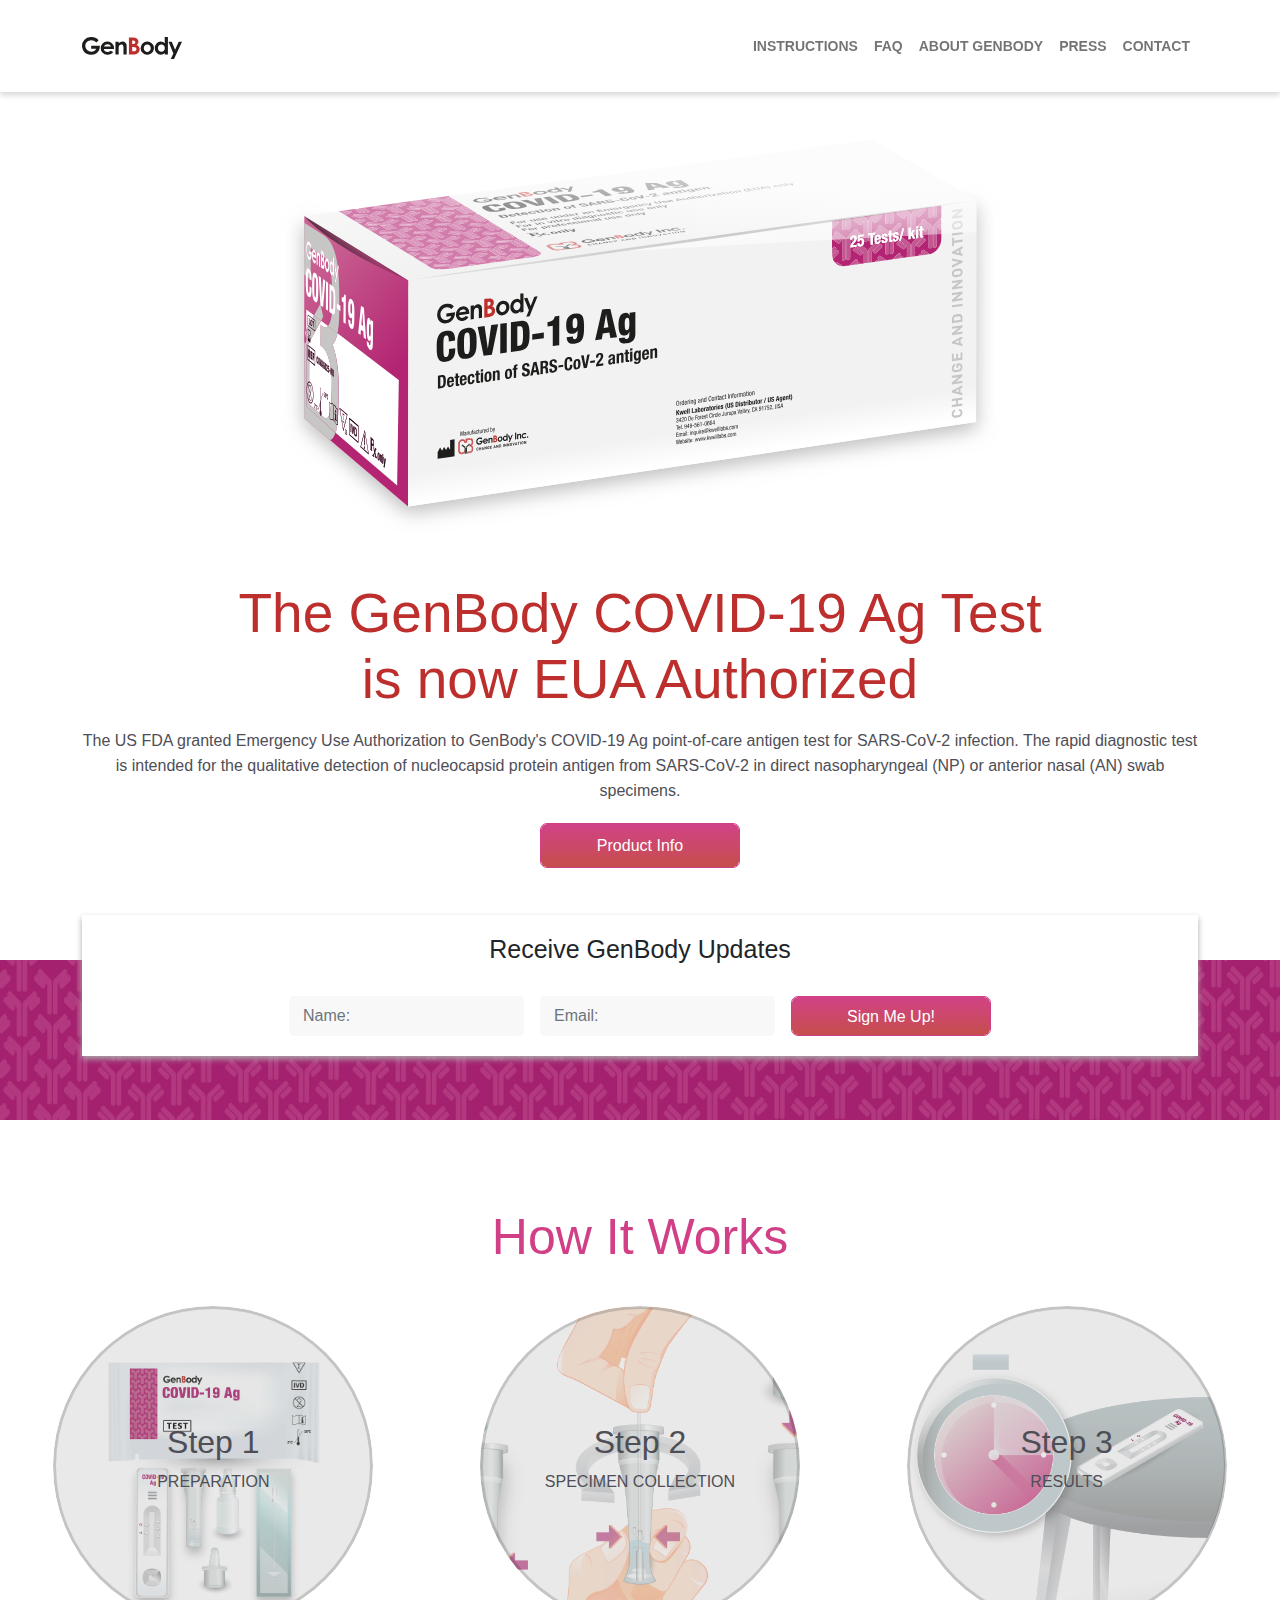
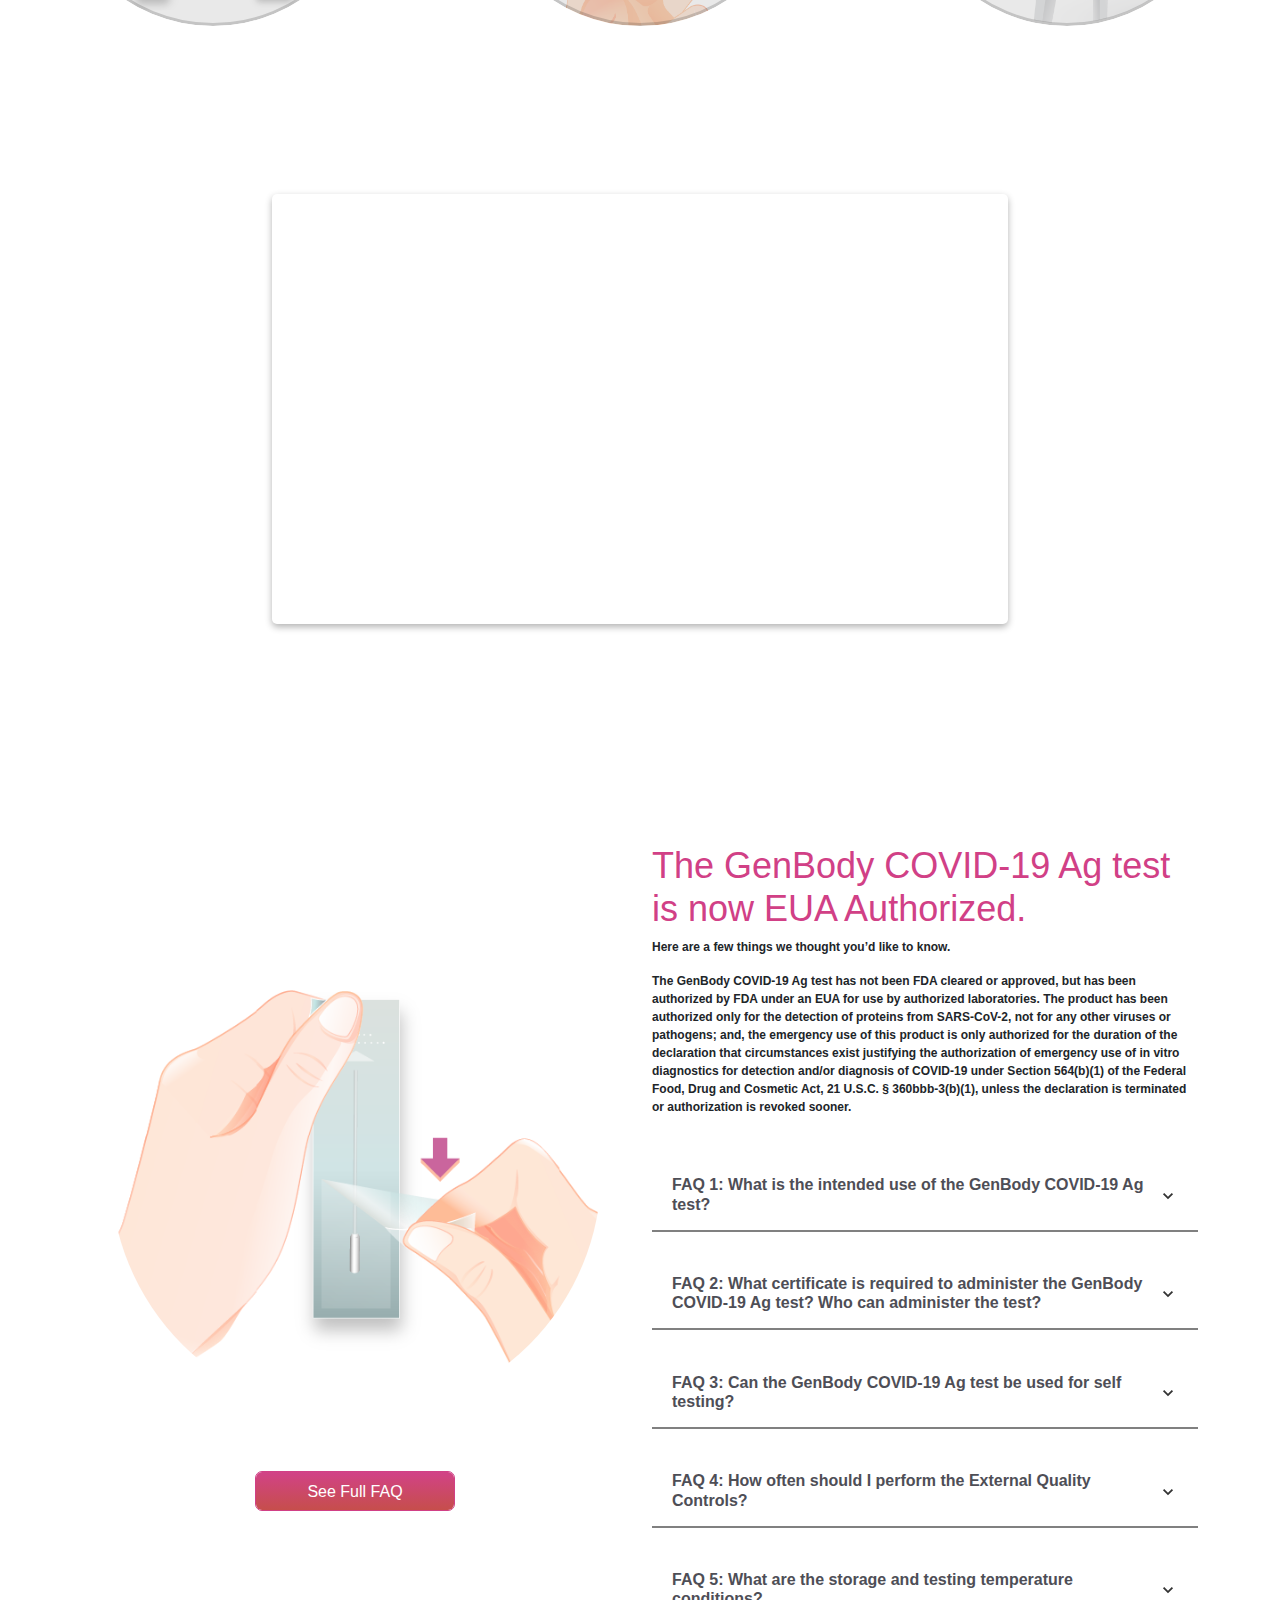
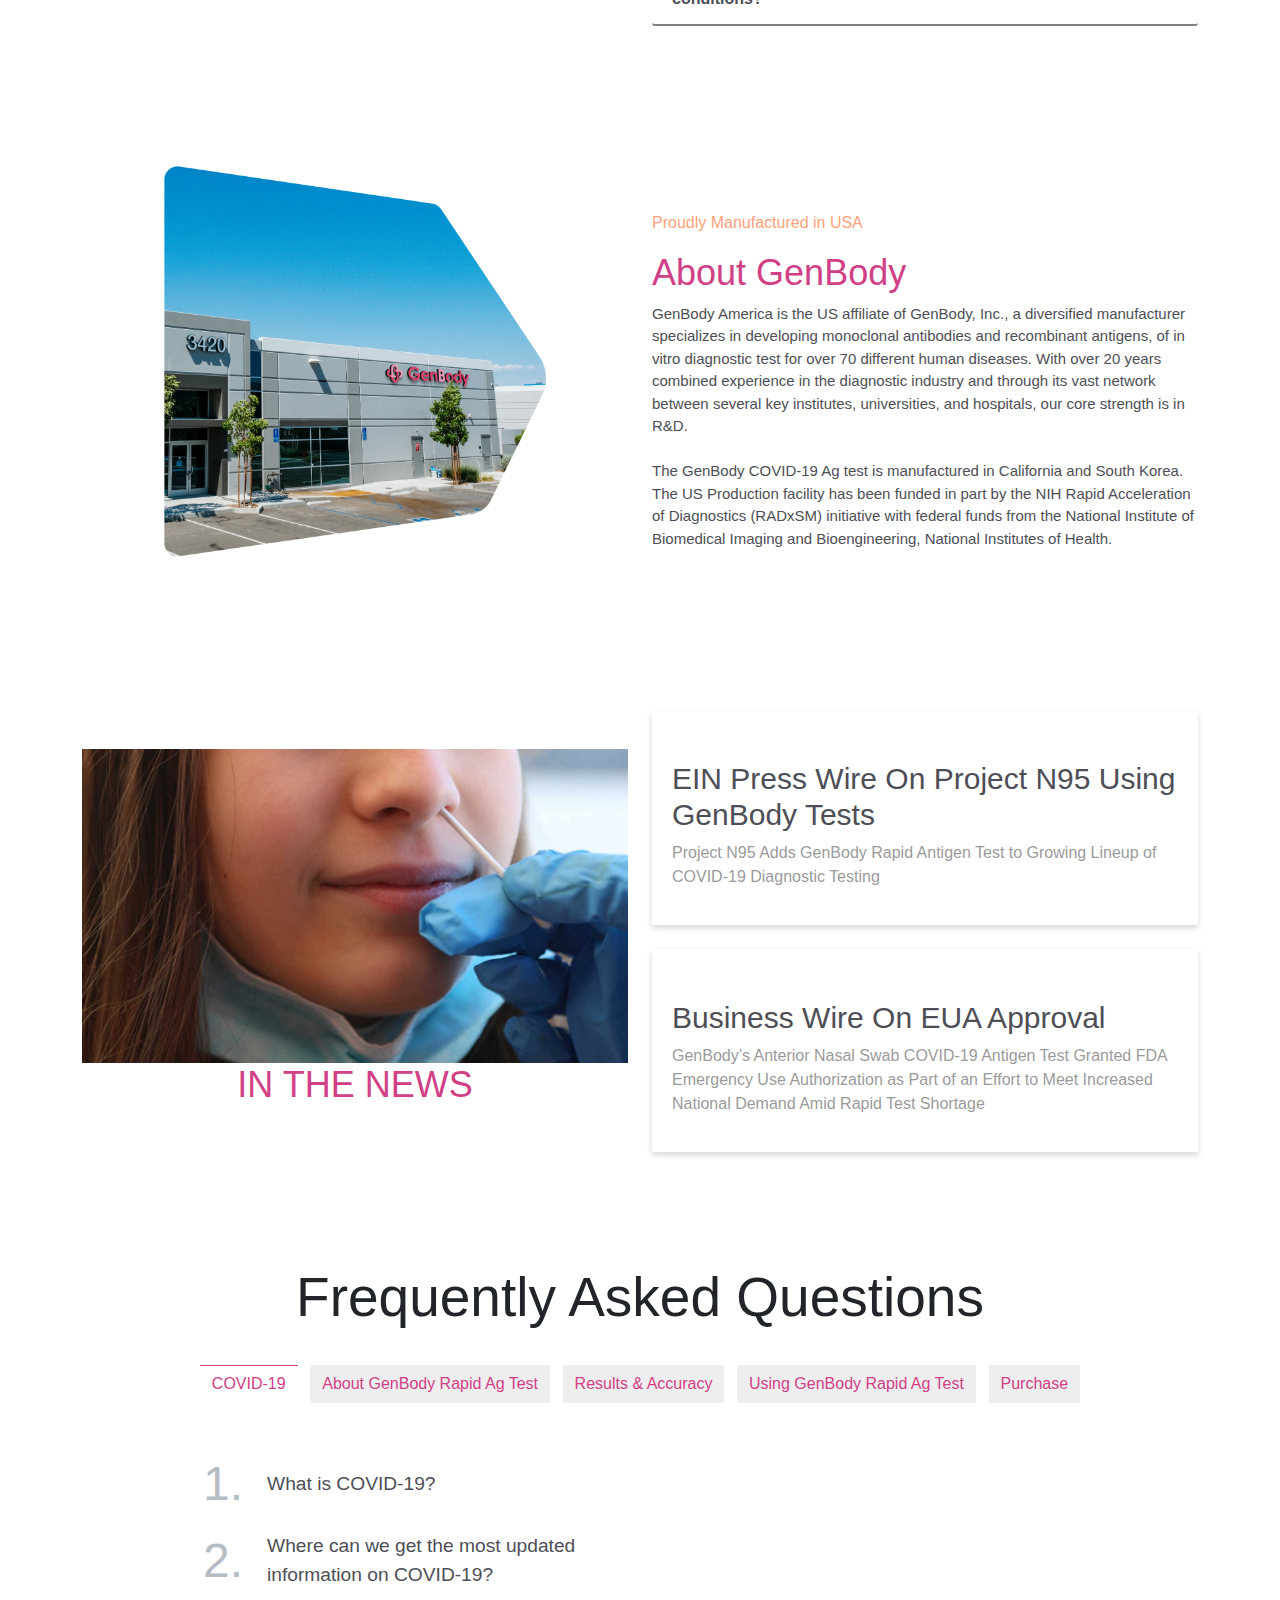
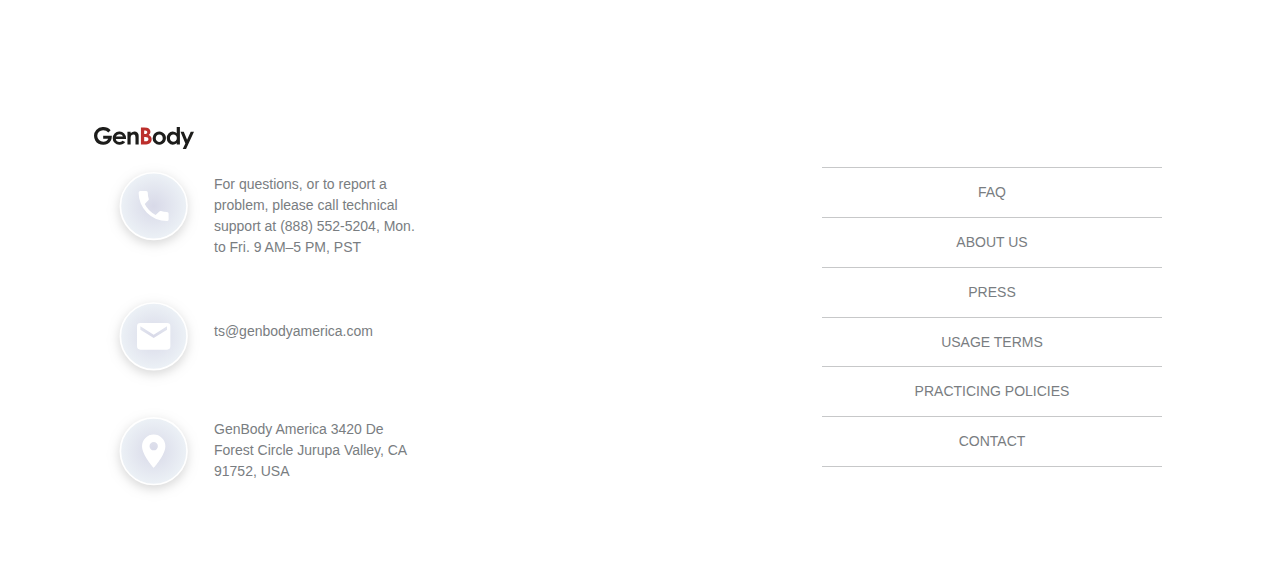
<file: GenBodyAmerica_New.html>
<!DOCTYPE html>
<html lang="en">
  <head>
    <!-- Required meta tags -->
    <meta charset="utf-8" />
    <meta
      name="viewport"
      content="width=device-width, initial-scale=1, shrink-to-fit=no"
    />
    <title>Genbody America</title>

    <!-- Favicon -->
    <link rel="icon" type="image/x-icon" href="images/favicon.png" />
    <!-- Bootstrap CSS -->
    <link rel="stylesheet" href="V2/css/bootstrap.min.css" />
    <!-- Custome CSS -->
    <link rel="stylesheet" href="V2/css/landing_page.css" />
    <!-- Font Awsome -->
    <link rel="stylesheet" href="https://cdnjs.cloudflare.com/ajax/libs/font-awesome/5.15.3/css/all.min.css" integrity="sha512-iBBXm8fW90+nuLcSKlbmrPcLa0OT92xO1BIsZ+ywDWZCvqsWgccV3gFoRBv0z+8dLJgyAHIhR35VZc2oM/gI1w==" crossorigin="anonymous" referrerpolicy="no-referrer" />
    
    
  </head>
  <body>
    <!--Header Start -->
 
    <nav class="navbar navbar-expand-lg navbar-light bg-light" >
      <div class="container">
        <a class="navbar-brand" href="#"><img src="V2/assests/Logo.svg" width="100px"></a>
        <button class="navbar-toggler" type="button" data-bs-toggle="collapse" data-bs-target="#navbarNav" aria-controls="navbarNav" aria-expanded="false" aria-label="Toggle navigation">
          <span class="navbar-toggler-icon"></span>
        </button>
         <div class="collapse navbar-collapse  justify-content-end " id="navbarNav">
          <ul class="navbar-nav ml-auto">
            <li class="nav-item">
              <a class="nav-link"  href="#INSTRUCTIONS">INSTRUCTIONS</a>
            </li>
        
            <li class="nav-item">
              <a class="nav-link" href="#FAQ">FAQ</a>
            </li>
            <li class="nav-item">
              <a class="nav-link" href="#ABOUT">ABOUT GENBODY</a>
            </li>
            <li class="nav-item">
              <a class="nav-link " href="#PRESS" >PRESS</a>
            </li>
            <li class="nav-item">
              <a class="nav-link " href="#CONTACT" >CONTACT</a>
            </li>
          </ul>
        </div>
      </div>
    </nav>
   
    <div id="INSTRUCTIONS" class="box d-flex align-items-center flex-column mb-5">
      <img src="V2/assests/box.svg" alt="box" />
      <p class="text-center">
        The GenBody COVID-19 Ag Test<br>
         is now EUA Authorized

      </p>
      <span class="text-center">The US FDA granted Emergency Use Authorization to GenBody's COVID-19 Ag point-of-care antigen test for SARS-CoV-2 infection. The rapid diagnostic test is intended for the qualitative detection of nucleocapsid protein antigen from SARS-CoV-2 in direct nasopharyngeal (NP) or anterior nasal (AN) swab specimens.</span
      >
      <button class="button" data-bs-toggle="modal" data-bs-target="#modal_1" >Product Info</button>
    </div>

    <br>
    <div class="Updates">
      <img  src="V2/assests/bg-01.jpg" width="100%" height="160px" />
    </div>
   

        <div class="section">
          <div class="container">
            <div class="info">
               <h3 class="text-center" id='box-text'>Receive GenBody Updates</h3>
               <br/>
                    <div class="col-md-8 offset-md-2">
                      <form class="row g-3 justify-content-center">
                        <div class="col-auto">
                          <label for="inputPassword2" class="visually-hidden">Name:</label>
                          <input type="text" class="form-control"  placeholder="Name:">
                        </div>
                        <div class="col-auto">
                          <label for="inputPassword2" class="visually-hidden">Password</label>
                          <input type="email" class="form-control" placeholder="Email:">
                        </div>
                        <div class="col-auto">
                          <button  class="signin">Sign Me Up!</button>
                        </div>
                      </form>
                    </div>
            </div>
          </div>
        </div>

        <br>

        <div class="work">
          <h1 class="text-center" id='work-text'>How It Works</h1>
        </div>
         <br/> <br/>
        <div class="conainer">
         
          <div class="row" style="--bs-gutter-x:0">
               <div class="col-lg-4 col-sm-12 text-center mb-4" onclick="selectModalContent(1)" data-bs-toggle="modal" data-bs-target="#myModal">
                <div class="test">
                  <img class="image" src="V2/assests/step-kit.svg" alt="">
                 
                   
                    <div class="text">
                      <h2>Step 1</h2>
                      <p>PREPARATION</p>
                    </div>
                
                 
                </div>
               </div>
               <div class="col-lg-4 col-sm-12 text-center mb-4" onclick="selectModalContent(2)" data-bs-toggle="modal" data-bs-target="#myModal">
                <div class="test">
                  <img class="image"  src="V2/assests/graphic-solution.svg" alt="">
                 
                  <div class="text">
                    <h2>Step 2</h2>
                    <p>SPECIMEN COLLECTION</p>
                  </div>
                </div>
              
              </div>
              <div class="col-lg-4 col-sm-12 text-center" onclick="selectModalContent(3)" data-bs-toggle="modal" data-bs-target="#myModal">
                <div class="test text-center">
                  
                    <img class="image" src="V2/assests/step-timer-wait.svg" alt="">
                    <div class="text">
                      <h2>Step 3</h2>
                      <P>RESULTS</P>
                    </div>
                   
                  </div>
                 
                </div>
            
              </div>
         
          </div>
        </div>
       
      <div class="video">
        <div class="container">
          <div class="row">
            <div class="col-md-8 offset-md-2">
              <!-- <video width="100%" height="100%"  controls>
                <source src="https://drive.google.com/file/d/1UzoTjA_um18qzir0NSv2CjrId8ROKtrU/view?usp=sharing" type="video/mp4">
             
                Your browser does not support the video tag.
              </video>   -->
   <!-- <iframe class="video-player" width="100%" height="430" src="https://youtu.be/AR4xttApzGg">
</iframe> -->
<iframe class="video-player" width="100%" height="430" src="https://www.youtube.com/embed/AR4xttApzGg?rel=0&amp;controls=0&amp&amp;showinfo=0&amp;modestbranding=1" frameborder="0""  ></iframe>
            </div>
          </div>
        </div>
      </div>
      
    <div id="FAQ" class="FAQ" style="background-image: url('V2/assests/white-01.jpg')">
        <div class="container">
          <div class="row">
            <div class="col-md-6 text-center">
              <img class="top-faq-image" src="V2/assests/step-open-swab.svg"  id="top-faq-image" alt="box" /><br><br>
               <a href="#FullFAQ">   <button class="signin mt-4" >See Full FAQ</button></a>
              <br><br> 
            </div>
            <div class="col-md-6" style="margin-top: 5%;margin-bottom: 5%;">
              <h2 style="font-size:36px">The GenBody COVID-19 Ag test is now EUA Authorized.</h2>
              <p>Here are a few things we thought you’d like to know.</p>

              <p><p>The GenBody COVID-19 Ag test has not been FDA cleared or approved, but has been authorized by FDA under an EUA for use by authorized laboratories. The product has been authorized only for the detection of proteins from SARS-CoV-2, not for any other viruses or pathogens; and, the emergency use of this product is only authorized for the duration of the declaration that circumstances exist justifying the authorization of emergency use of in vitro diagnostics for detection and/or diagnosis of COVID-19 under Section 564(b)(1) of the Federal Food, Drug and Cosmetic Act, 21 U.S.C. § 360bbb-3(b)(1), unless the declaration is terminated or authorization is revoked sooner.</p> </p>
              
              <div class="accordion " id="accordionExample">
                <div class="accordion-item "   >
                  <h2 class="accordion-header" id="headingOne">
                    <button onclick="selectTopFaqImageUrl(1)"  style="font-weight: bold; font-size: 16px; color: #4E4E56;" class="accordion-button collapsed" type="button" data-bs-toggle="collapse" data-bs-target="#collapseOne" aria-expanded="false" aria-controls="collapseOne">
                      FAQ 1: What is the intended use of the GenBody COVID-19 Ag test?
                   </button>
                  </h2>
                  <div id="collapseOne" class="accordion-collapse collapse " aria-labelledby="headingOne" data-bs-parent="#accordionExample">
                    <div style="color:#8a8989;" class="accordion-body">
                      The GenBody COVID-19 Ag is an immunochromatographic rapid diagnostic test (RDT) intended for the qualitative detection of nucleocapsid protein antigen from SARS-CoV-2 in direct nasopharyngeal (NP) or anterior nasal (AN) swab specimens from individuals who are suspected of COVID-19 by their healthcare provider within the first six days of symptom onset.
                    </div>
                  </div>
                </div>
              
                
              
                <div class="accordion-item">
                  <h2 class="accordion-header" id="headingTwo">
                    <button onclick="selectTopFaqImageUrl(2)"    style="font-weight: bold; font-size: 16px; color: #4E4E56;" class="accordion-button collapsed" type="button" data-bs-toggle="collapse" data-bs-target="#collapseTwo" aria-expanded="false" aria-controls="collapseTwo">
                      FAQ 2: What certificate is required to administer the GenBody COVID-19 Ag test? Who can administer the test?
                    </button>
                  </h2>
                  <div id="collapseTwo" class="accordion-collapse collapse" aria-labelledby="headingTwo" data-bs-parent="#accordionExample">
                    <div style="color:#8a8989;" class="accordion-body">
                      The only certificate the administering healthcare provider is required to have is the CLIA Certificate of Waiver. Anyone who is associated with the CLIA Waiver holder (and minimally trained??) can administer the test. There is no mandatory operator certificate involved with our test kits.
                    </div>
                  </div>
                </div>
               
                
                <div class="accordion-item">
                  <h2 class="accordion-header" id="headingThree">
                    <button onclick="selectTopFaqImageUrl(3)"    style="font-weight: bold; font-size: 16px; color: #4E4E56;" class="accordion-button collapsed" type="button" data-bs-toggle="collapse" data-bs-target="#collapseThree" aria-expanded="false" aria-controls="collapseThree">
                      FAQ 3: Can the GenBody COVID-19 Ag test be used for self testing?
                   
                    </button>
                  </h2>
                  <div id="collapseThree" class="accordion-collapse collapse" aria-labelledby="headingThree" data-bs-parent="#accordionExample">
                    <div style="color:#8a8989;" class="accordion-body">
                      No, our test is FDA authorized under EUA only for Point of Care sites for professional use. There must be an operator to administer the test on a patient.
                    </div>
                  </div>
                </div>
            
               
                <div class="accordion-item">
                  <h2 class="accordion-header" id="headingFour">
                    <button onclick="selectTopFaqImageUrl(4)"    style="font-weight: bold; font-size: 16px; color: #4E4E56;" class="accordion-button collapsed" type="button" data-bs-toggle="collapse" data-bs-target="#collapseFour" aria-expanded="false" aria-controls="collapseFour">
                      FAQ 4: How often should I perform the External Quality Controls?
                    </button>
                  </h2>
                  <div id="collapseFour" class="accordion-collapse collapse" aria-labelledby="headingFour" data-bs-parent="#accordionExample">
                    <div style="color:#8a8989;" class="accordion-body">
                      It is recommended that external control testing be performed with each new operator and before using a new lot or shipment of GenBody COVID-19 Ag kits to confirm the expected Quality Control (QC) results. The frequency of additional QC tests should be determined according to your laboratory's standard QC procedures and local, State and Federal regulations or accreditation requirements.
                    </div>
                  </div>
                </div>
              
                <div class="accordion-item">
                  <h2 class="accordion-header" id="headingFive">
                    <button  onclick="selectTopFaqImageUrl(5)"   style="font-weight: bold; font-size: 16px; color: #4E4E56;" class="accordion-button collapsed" type="button" data-bs-toggle="collapse" data-bs-target="#collapseFive" aria-expanded="false" aria-controls="collapseFive">
                      FAQ 5: What are the storage and testing temperature conditions?
                    </button>
                  </h2>
                  <div id="collapseFive" class="accordion-collapse collapse" aria-labelledby="headingFive" data-bs-parent="#accordionExample">
                    <div style="color:#8a8989;" class="accordion-body">
                      The GenBody COVID-19 Ag test can be stored in 2°-30°C (35.6°-86°F). Before test administration and quality control testing, let the test materials equilibrate to room temperature at 15°-30°C (59°-86°F). Do not expose the test devices and extraction solutions to temperatures outside of room temperature during testing.
                    </div>
                  </div>
                </div>
                
              </div>
              
              
            <!-- <div class="faq-container">
        
                <div class="faq">
                    <p class="faq-title">
                      FAQ Question 1 Lorem ipsum dolor sit amet, consectetur adipiscing elit Lorem ipsum dolor sit amet, consectetur adipiscing elit
                    </p>
                    <p class="faq-text">
                        Composer est un outil mis en place pour la communauté des développeurs de PHP. A l’image de « npm » pour nodejs ou « bundler » pour ruby, il sert de gestionnaire de dépendance entre applications et librairies.
        
                        De façon plus précise, Composer permet de gérer pour chaque projet, la liste des modules et bibliothèques nécessaires à son fonctionnement ainsi que leurs versions. Il est utilisable via la console en ligne de commande. De plus, il permet de mettre en place un système d’autoload pour les bibliothèques compatibles.
                    </p>
                    <button class="faq-toggle">
                       <i class="fas fa-chevron-down" ></i>
                       <i class="fas fa-chevron-up" style="color: #D14086;" ></i>  
                    </button>
                </div>
        
                <div class="faq">
                  <p class="faq-title">
                    FAQ Question 2 Lorem ipsum dolor sit amet, consectetur adipiscing elit Lorem ipsum dolor sit amet, consectetur adipiscing elit
                  </p>
                  <p class="faq-text">
                      Composer est un outil mis en place pour la communauté des développeurs de PHP. A l’image de « npm » pour nodejs ou « bundler » pour ruby, il sert de gestionnaire de dépendance entre applications et librairies.
      
                      De façon plus précise, Composer permet de gérer pour chaque projet, la liste des modules et bibliothèques nécessaires à son fonctionnement ainsi que leurs versions. Il est utilisable via la console en ligne de commande. De plus, il permet de mettre en place un système d’autoload pour les bibliothèques compatibles.
                  </p>
                  <button class="faq-toggle">
                     <i class="fas fa-chevron-down" ></i>
                     <i class="fas fa-chevron-up" style="color: #D14086;"></i>
                  </button>
              </div>
              <div class="faq">
                <p class="faq-title">
                  FAQ Question 3 Lorem ipsum dolor sit amet, consectetur adipiscing elit Lorem ipsum dolor sit amet, consectetur adipiscing elit
                </p>
                <p class="faq-text">
                    Composer est un outil mis en place pour la communauté des développeurs de PHP. A l’image de « npm » pour nodejs ou « bundler » pour ruby, il sert de gestionnaire de dépendance entre applications et librairies.
    
                    De façon plus précise, Composer permet de gérer pour chaque projet, la liste des modules et bibliothèques nécessaires à son fonctionnement ainsi que leurs versions. Il est utilisable via la console en ligne de commande. De plus, il permet de mettre en place un système d’autoload pour les bibliothèques compatibles.
                </p>
                <button class="faq-toggle">
                   <i class="fas fa-chevron-down" ></i>
                   <i class="fas fa-chevron-up" style="color: #D14086;"></i>  
                </button>
            </div>

            <div class="faq">
              <p class="faq-title">
                FAQ Question 4 Lorem ipsum dolor sit amet, consectetur adipiscing elit Lorem ipsum dolor sit amet, consectetur adipiscing elit
              </p>
              <p class="faq-text">
                  Composer est un outil mis en place pour la communauté des développeurs de PHP. A l’image de « npm » pour nodejs ou « bundler » pour ruby, il sert de gestionnaire de dépendance entre applications et librairies.
  
                  De façon plus précise, Composer permet de gérer pour chaque projet, la liste des modules et bibliothèques nécessaires à son fonctionnement ainsi que leurs versions. Il est utilisable via la console en ligne de commande. De plus, il permet de mettre en place un système d’autoload pour les bibliothèques compatibles.
              </p>
              <button class="faq-toggle">
                 <i class="fas fa-chevron-down" ></i>
                 <i class="fas fa-chevron-up" style="color: #D14086;"></i>  
              </button>
          </div>

          <div class="faq">
            <p class="faq-title">
              FAQ Question 5 Lorem ipsum dolor sit amet, consectetur adipiscing elit Lorem ipsum dolor sit amet, consectetur adipiscing elit
            </p>
            <p class="faq-text">
                Composer est un outil mis en place pour la communauté des développeurs de PHP. A l’image de « npm » pour nodejs ou « bundler » pour ruby, il sert de gestionnaire de dépendance entre applications et librairies.
                De façon plus précise, Composer permet de gérer pour chaque projet, la liste des modules et bibliothèques nécessaires à son fonctionnement ainsi que leurs versions. Il est utilisable via la console en ligne de commande. De plus, il permet de mettre en place un système d’autoload pour les bibliothèques compatibles.
            </p>
            <button class="faq-toggle">
               <i class="fas fa-chevron-down" ></i>
               <i class="fas fa-chevron-up" style="color: #D14086;"></i>  
            </button>
          </div>
            </div> -->  
            </div>
           
          </div>
        </div>
      </div>

      <div id="ABOUT" class="About">
        <div class="container">
          <div class="row">
            <div class="col-md-6 text-center">
              <img style="margin-top: -46px;" src="V2/assests/about-us-image.png" width="70%"/>
            </div>
            <div class="col-md-6">
              <p style="color: #FFA27B;font-size: 16px;">Proudly Manufactured in USA</p>
              <h2 style="font-size: 36px;">About GenBody</h2>
              <p style="font-size: 15px;color: #4E4E56;">GenBody America is the US affiliate of GenBody, Inc., a diversified manufacturer specializes in developing monoclonal antibodies and recombinant antigens, of in vitro diagnostic test for over 70 different human diseases. With over 20 years combined experience in the diagnostic industry and through its vast network between several key institutes, universities, and hospitals, our core strength is in R&D. 
                <br><br>
                The GenBody COVID-19 Ag test is manufactured in California and South Korea. The US Production facility has been funded in part by the NIH Rapid Acceleration of Diagnostics (RADxSM) initiative with federal funds from the National Institute of Biomedical Imaging and Bioengineering, National Institutes of Health.</p>
            </div>
          </div>
        </div>
      </div>

      <div id="PRESS" class="news" style="background-image: url('V2/assests/white-01.jpg');">
        <div class="container">
          <div class="row d-flex align-items-center" >
            <div class="col-md-6 text-center" >
              <img style=" margin-top: 15%;" width="100%" src="V2/assests/faq_assets/kids-1280x736.jpg" alt="box" />
              <h2 style="font-size: 36px;">IN THE NEWS</h2>
            </div>
           
            <div class="col-md-6" style=" margin-top: 5%;">
          <br>
            <div  class="row" >
              <div  class="col-md-12 "> 
              <a href="https://www.einpresswire.com/article/550798098/project-n95-adds-genbody-rapid-antigen-test-to-growing-lineup-of-covid-19-diagnostic-testing" target="_blank">
                 <div class="protect">
                 <h3>EIN Press Wire On Project N95 Using GenBody Tests</h3>
                 <p>Project N95 Adds GenBody Rapid Antigen Test to Growing Lineup of COVID-19 Diagnostic Testing</p>
                 <div class="d-flex justify-content-end"><i class='fas fa-arrow-alt-circle-right' style='font-size:48px;'></i></div>
               </div> </a>
              </div>
             
            </div>
          
               <br>
            <div  class="row"  >
              <div  class="col-md-12">
                <a href="https://www.businesswire.com/news/home/20211104005446/en/GenBody%E2%80%99s-Anterior-Nasal-Swab-COVID-19-Antigen-Test-Granted-FDA-Emergency-Use-Authorization-as-Part-of-an-Effort-to-Meet-Increased-National-Demand-Amid-Rapid-Test-Shortage" target="_blank"><div class="protect">
                  <h3>Business Wire On EUA Approval</h3>
                  <p>GenBody’s Anterior Nasal Swab COVID-19 Antigen Test Granted FDA Emergency Use Authorization as Part of an Effort to Meet Increased National Demand Amid Rapid Test Shortage</p>
               <div class="d-flex justify-content-end">   <i class='fas fa-arrow-alt-circle-right' style='font-size:48px;'></i></div>
                </div></a>
              </div>
             
            </div>
            </div>   
            </div>
          </div>
        </div>

      <br>  <br>
     <div id="FullFAQ" class="question">
         <h3  style="font-weight: 300;font-size:55px;" class="text-center">Frequently Asked Questions</h3>
     </div>
     <br/>
     
    <div class="container  justify-content-center d-flex flex-column align-items-center">
      <div class="faq-tabs-nav">
                            <a href="#covid-19-information" data-hash="covid-19-information" class="dont-redirect active"  data-tab-trigger="0">COVID-19</a>
                            <a href="#about-inteliswab" data-hash="about-inteliswab" class="dont-redirect "  data-tab-trigger="1">About GenBody Rapid Ag Test</a>
                            <a href="#results-accuracy" data-hash="results-accuracy" class="dont-redirect"  data-tab-trigger="2">Results &amp; Accuracy</a>
                            <a href="#using-inteliswab" data-hash="using-inteliswab" class="dont-redirect"  data-tab-trigger="3">Using GenBody Rapid Ag Test</a>
                            <a href="#professional-clinical-users" data-hash="professional-clinical-users" class="dont-redirect"  data-tab-trigger="4">Purchase</a>
                    </div>
       <div class="row col-lg-10 faqs faq-active   "  data-tab-content="0">

          <div class="col-lg-6 col-sm-12 ">
           
            <ol class="ol">
              <li><a data-bs-toggle="modal" data-bs-target="#faqModal" onclick="selectFaqModalContent(1)"> What is COVID-19? <br></a></li>
              <li><a data-bs-toggle="modal" data-bs-target="#faqModal" onclick="selectFaqModalContent(2)"> Where can we get the most updated information on COVID-19?</a></li>

            </ol>
          </div>
          <div class="col-lg-6 col-sm-12 ">
            <ol class="continue ">
              
            
            </ol>
          </div>
        
    </div>
      <div class="row faqs col-lg-10   "  data-tab-content="1">

          <div class="col-lg-6 col-sm-12">
           
            <ol class="ol">
              <li><a data-bs-toggle="modal" data-bs-target="#faqModal" onclick="selectFaqModalContent(3)">Does the test detect new SARS-CoV-2 Variants?</a></li>
              <li><a data-bs-toggle="modal" data-bs-target="#faqModal" onclick="selectFaqModalContent(4)"> What are known potential risks for using the tests?</a></li>
              <li><a data-bs-toggle="modal" data-bs-target="#faqModal" onclick="selectFaqModalContent(5)"> What is serial testing?</a></li>
              <li><a data-bs-toggle="modal" data-bs-target="#faqModal" onclick="selectFaqModalContent(6)">What is the difference between antigen tests and other COVID-19 tests?</a></li>
              <li><a data-bs-toggle="modal" data-bs-target="#faqModal" onclick="selectFaqModalContent(7)">Is this test FDA-approved or cleared?</a></li>
            </ol>
          </div>
          <div class="col-lg-6 col-sm-12">
             <ol class="continue"  >
              <li><a data-bs-toggle="modal" data-bs-target="#faqModal" onclick="selectFaqModalContent(8)"> What are the approved alternatives?</a></li>
              <li><a data-bs-toggle="modal" data-bs-target="#faqModal" onclick="selectFaqModalContent(9)"> How many times should the patient be tested to ensure accuracy?</a></li>
              <li><a data-bs-toggle="modal" data-bs-target="#faqModal" onclick="selectFaqModalContent(10)"> Is the test reusable?</a></li>
              
              
            </ol>
          </div>
        
    </div>
      <div class="row faqs col-lg-10   "  data-tab-content="2">

          <div class="col-lg-6 col-sm-12">
           
            <ol class="ol">
              <li><a data-bs-toggle="modal" data-bs-target="#faqModal" onclick="selectFaqModalContent(12)"> How accurate is GenBody Antigen Rapid Test?</a></li>
              <li><a data-bs-toggle="modal" data-bs-target="#faqModal" onclick="selectFaqModalContent(13)"> What do I do if I have a positive result?</a></li>
              <li><a data-bs-toggle="modal" data-bs-target="#faqModal" onclick="selectFaqModalContent(14)">What do I do next if I have a negative test result?</a></li>
              
            </ol>
          </div>
          <div class="col-lg-6 col-sm-12">
             <ol class="continue"  >
              
            </ol>
          </div>
        
    </div>
  <div class="row faqs col-lg-10   "  data-tab-content="3">

          <div class="col-lg-6 col-sm-12">
           
            <ol class="ol">
              <li><a data-bs-toggle="modal" data-bs-target="#faqModal" onclick="selectFaqModalContent(15)"> Where can I find the instructions for GenBody Antigen Rapid Tests?</a></li>
              <li><a data-bs-toggle="modal" data-bs-target="#faqModal" onclick="selectFaqModalContent(16)"> Will the test hurt?</a></li>
              <li><a data-bs-toggle="modal" data-bs-target="#faqModal" onclick="selectFaqModalContent(17)"> What if the patient receives a positive result?</a></li>
              <li><a data-bs-toggle="modal" data-bs-target="#faqModal" onclick="selectFaqModalContent(18)"> What do I do if my patient receives a negative test result?</a></li>
              <li><a data-bs-toggle="modal" data-bs-target="#faqModal" onclick="selectFaqModalContent(19)"> What do I do if there is no control line when reading the result of my test?</a></li>
            </ol>
          </div>
          <div class="col-lg-6 col-sm-12">
             <ol class="continue"  >
              <li><a data-bs-toggle="modal" data-bs-target="#faqModal" onclick="selectFaqModalContent(20)"> Is the extraction solution in the bottle harmful?</a></li>
              <li><a data-bs-toggle="modal" data-bs-target="#faqModal" onclick="selectFaqModalContent(21)"> Who can be tested?</a></li>
              <li><a data-bs-toggle="modal" data-bs-target="#faqModal" onclick="selectFaqModalContent(22)"> Should people who were vaccinated use this test?</a></li>

            </ol>
          </div>
        
    </div>
      <div class="row faqs  col-lg-10  "  data-tab-content="4">

          <div class="col-lg-6 col-sm-12">
           
            <ol class="ol">
              <li><a data-bs-toggle="modal" data-bs-target="#faqModal" onclick="selectFaqModalContent(23)"> What is the requirement for purchasing GenBody COVID-19 Rapid Antigen Test?</a></li>
              <li><a data-bs-toggle="modal" data-bs-target="#faqModal" onclick="selectFaqModalContent(24)"> Who can we contact to purchase GenBody products</a></li>

            </ol>
          </div>
          <div class="col-lg-6 col-sm-12">
             <ol class="continue">
              
            </ol>
          </div>
        
    </div>



  <div id="CONTACT" class="footer">
    <div class="container">
      <div class="row w-100 d-flex justify-content-between align-items-center">
         <div class="col-lg-4 col-sm-12">
          <img src="V2/assests/Logo.svg" width="100px">
          <br>
          <div class="conta">
            <img class="container__image" src="V2/assests/icon-phone.svg">
            <div class="container__text">
            
              <p>For questions, or to report a problem, please call technical support at (888) 552-5204, Mon. to Fri. 9 AM–5 PM, PST</p>
           </div>
          </div>
          <div class="conta">
            <img class="container__image" src="V2/assests/icon-email.svg">
            <div class="container__text">
            
              <p style="margin-top: 20%;">ts@genbodyamerica.com</p>
           </div>
          </div>
          <div class="conta">
            <img class="container__image" src="V2/assests/icon-address.svg">
            <div class="container__text">
            
              <p>GenBody America 3420 De Forest Circle Jurupa Valley, CA 91752, USA</p>
           </div>
          </div>
       </div>
         <div class="col-lg-4 col-sm-12 text-center">
          <div id="faq-text">
          
            <div id="h6">
            <hr/>
             <h6 >FAQ</h6>
             <hr/>
            </div>
           
            <div id="h6" style="margin-top: -5%;">
             <hr style="visibility: hidden;"/>
              <h6 >ABOUT US</h6>
              <hr/>
             </div>
            
             <div id="h6" style="margin-top: -5%;">
               <hr style="visibility: hidden;"/>
           <h6>PRESS</h6>
           <hr/>
            </div>

            <div id="h6" style="margin-top: -5%;">
             <hr style="visibility: hidden;"/>
           <h6>USAGE TERMS</h6>
           <hr/>
            </div>

           <div id="h6" style="margin-top: -5%;">
             <hr style="visibility: hidden;"/>
           <h6>PRACTICING POLICIES</h6>
           <hr/>
            </div>

         

           <div id="h6" style="margin-top: -5%;">
             <hr style="visibility: hidden;"/>
           <h6>CONTACT</h6>
           <hr/>
            </div>
          </div>  
         </div>
         <!-- <div class="col-lg-4 col-sm-12">
           <h4 style="color:#6e6e70">Receive GenBody Updates</h4>
           <br>
          <form class="row">
            <div>
              <label for="inputPassword2" class="visually-hidden">Name:</label>
              <input type="text" class="form-control"  placeholder="Name:">
            </div>
            <BR/><BR/>
            <div>
              <label for="inputPassword2" class="visually-hidden">Password</label>
              <input type="email" class="form-control" placeholder="Email:">
            </div>
            <BR/><BR/>
            <div>
              <button   class="signin  pull-right">Sign Me Up!</button>
            </div>
          </form>
         </div> -->
      </div>
   </div>
  </div>
 

  


<!-- The Modal -->
<div class="modal" id="myModal">
  <div class="modal-dialog ">
    <div class="modal-content">

      <!-- Modal body -->
      <div class="modal-body-large " style="margin-top: -15px;">
        <i class="fa fa-times" aria-hidden="true" data-bs-dismiss="modal" style="font-size:40px;color: #D14086;float: right;font-weight:700;"></i>
        <h4 style="color:#BC2F2C"><img src="V2/assests/Logo.svg" width="100px"> &nbsp Testing Kit for COVID-19</h4>
            
        <div class="container  " style="padding-bottom: 0px;margin-bottom: 0px;">
          <div class="row">
            <div class="col-5">
              
              <div class="contimg">
                <img src="V2/assests/bg-01.jpg" alt="Snow" style="width: 100%;height: 100%;"/>
                
                <div class="topleft"  id="head"></div>
              
              </div>
               <div class="conta" onclick="selectHeroImage(1)">
                <img class="container__image" id="instructionImg1" >
                <div class="container__text">
                
                  <p class="step_instruction"  id="instruction1"></p>
               </div>
              </div>

              <div class="conta" onclick="selectHeroImage(2)">
                <img class="container__image" id="instructionImg2"  >
                <div class="container__text">
                
                  <p class="step_instruction"   id="instruction2"></p>
               </div>
              </div>

              <div class="conta" onclick="selectHeroImage(3)">
                <img class="container__image" id="instructionImg3"  >
                <div class="container__text">
                
                  <p class="step_instruction"   id="instruction3"></p>
               </div>
              </div>
            </div>
            <div class="col-7">
                 <img  id='heroImage' height="430px" style="margin-top:20%;"width="100%" />
                 <div id="btn-div" class="d-flex justify-content-end  w-100">
                   <button  onclick="selectModalContent(-1)" class="signin" style="display: none;" id="previous-btn">Previous Step</button>
                  <button  onclick="selectModalContent(0)" id="step-btn"    class="signin">Next Step</button></div>
                 <br>
                 <br>
                 <div class="row pb-5" > 
                  <div class="col-4"> 
                    <p style="color: #BC2F2C;">Prepare the Kit</p>
                    <div class="active-step-indicator" id="indicator-1" style="background-color:#bc2f2c;"></div>
                  </div>
                  <div class="col-4"> 
                    <p style="color: #D14086;">Prepare Solution</p>
                    <div style=" background-color: #D14086;" id="indicator-2" class="active-step-indicator"></div>
                  </div>
                  <div class="col-4"> 
                    <p style="color: #FFA27B;">See Test Result</p>
                    <div style=" background-color: #FFA27B;" id="indicator-3" class="active-step-indicator" ></div>
               
                  </div>
                 </div>
            </div>
          </div>
        </div>
      </div>

     

    </div>
  </div>
</div>

<!-- FAQ MODEL 3-->

  


<!-- FAQ Modal 1 -->
<div class="modal" id="faqModal">
  <div class="modal-dialog">
    <div class="modal-content">
     
      <!-- Modal body -->
      <div class="modal-body-small">
       
        <i class="fa fa-times" aria-hidden="true" data-bs-dismiss="modal" style="font-size:40px;color: #D14086;float: right;font-weight:700;"></i>
        <h2 style="color:#BC2F2C"><img src="V2/assests/Logo.svg" width="100px"></h2>
        <h2 style="color:#6b6b6d" id="faqHead"></h2>
        <br><br>
        <p style="color:#6d6d6d" id="faqBody"></p>
      </div>

     

    </div>
  </div>
</div>



<!---Product info modal-->
<div class="modal fade modal_main" id="modal_1" tabindex="-1" aria-labelledby="exampleModalLabel" aria-hidden="true">
  <div class="modal-dialog modal-dialog-centered modal_dialog_620">
    <div class="modal-content">
      <div class="modal-body product_modal_body">
      <i class="fa fa-times" aria-hidden="true" data-bs-dismiss="modal" style="font-size:40px;color: #D14086;float: right;font-weight:700;"></i>
      <form>
        <div class="modal_area">
          <h3>Product Documentation</h3>
          <p>
            The GenBody COVID-19 Ag test is FDA EUA authorized.
            <br/>
            Refer to the links below. 
          </p>
          
          <div class="modal_fda_list">
            <div class="row">
              <div class="col-md-6">
                <div class="modal_fda_list_item">
                  <a href="https://www.fda.gov/media/150785/download" target="_blank">
                    <img src="V2/assests/icons/pdf-2.svg" alt="icon"/>
                    <span>Approval Letter</span>
                  </a>
                </div>
              </div>
              <div class="col-md-6">
                <div class="modal_fda_list_item">
                  <a href="https://www.fda.gov/media/150788/download" target="_blank">
                    <img src="V2/assests/icons/pdf-2.svg" alt="icon"/>
                    <span>IFU</span>
                  </a>
                </div>
              </div>
              <div class="col-md-6">
                <div class="modal_fda_list_item">
                  <a href="https://www.fda.gov/media/150786/download" target="_blank">
                    <img src="V2/assests/icons/pdf-2.svg" alt="icon"/>
                    <span>Fact Sheet for HCP</span>
                  </a>
                </div>
              </div>
              <div class="col-md-6">
                <div class="modal_fda_list_item">
                  <a href="https://www.fda.gov/media/150787/download" target="_blank">
                    <img src="V2/assests/icons/pdf-2.svg" alt="icon"/>
                    <span>Fact Sheet for Patients</span>
                  </a>
                </div>
              </div>
            </div>
          </div>
            
        </div>
      </form>
      </div>
    </div>
  </div>
</div>
    

    



    <!-- Optional JavaScript -->
    <script src="V2/js/jquery-3.3.1.slim.min.js"></script>
    <script src="V2/js/bootstrap.bundle.min.js"></script>
    <script src="V2/js/select-data.js"></script>
    <script src="V2/js/faq-tab.js"></script>
  </body>
</html>
</file>
<file: V2/css/landing_page.css>
html {
  scroll-behavior: smooth;
}
a {
  text-decoration: none;
}

body {
  font-family: "Roboto", sans-serif;
  width: 100%;
  display: flex;
  flex-direction: column;
  justify-content: center;counter-reset: my-sec-counter 5;
}

.navbar {
  width: 100%;
  background: #ffffff 0% 0% no-repeat padding-box !important;
  box-shadow: 0px 3px 6px #00000029;
  opacity: 1;
  position: fixed;
  top: 0;
  z-index: 100;
}

.collapse a {
  text-align: left;
  font: 14px "Roboto", sans-serif;
  font-weight: 600;
  letter-spacing: 0px;
  color: #4e4e56;
  text-transform: uppercase;
  opacity: 1;
  text-decoration: none;
  padding-top: 30px;
  padding-bottom: 30px;
}

.collapse a:hover {
  color: #bc2f2c !important;
  padding-bottom: 3px;
  border-bottom: 2px solid #bc2f2c;
}
.ml-auto {
  margin-left: auto;
}
.box img {
  width: 100%;
  height: 400px;
  margin: 40px 0px;
  margin-top: 140px;
}
.box p {
  text-align: center;
  font: normal normal normal 55px/66px "Roboto", sans-serif;
  letter-spacing: 0px;
  color: #bc2f2c;
  opacity: 1;
}
.box span {
  text-align: center;
  font: normal normal normal 16px/25px "Roboto", sans-serif;
  letter-spacing: 0px;
  color: #4e4e56;
  opacity: 1;
}

.box .button {
  margin: 20px 0px;
  width: 200px;
  height: 45px;
  background: transparent linear-gradient(180deg, #d14086fc 0%, #bc2f2cd9 100%)
    0% 0% no-repeat padding-box;
  border: 1px solid #d14086;
  border-radius: 7px;
  opacity: 1;
  font: normal normal normal 16px/25px "Roboto", sans-serif;
  letter-spacing: 0px;
  color: #ffffff;
}

.box .button:hover {
  mix-blend-mode: normal;
  opacity: 1;
  color: #d14086;
  background: transparent linear-gradient(180deg, #ec8dbbfc 1%, #ffffffd9 100%)
    0% 0% no-repeat padding-box;
  border: none;
}

.signin {
  width: 200px;
  height: 40px;
  background: transparent linear-gradient(180deg, #d14086fc 0%, #bc2f2cd9 100%)
    0% 0% no-repeat padding-box;
  border: 1px solid #d14086;
  border-radius: 7px;
  opacity: 1;
  font: normal normal normal 16px/25px "Roboto", sans-serif;
  letter-spacing: 0px;
  color: #ffffff;
}

.signin:hover {
  mix-blend-mode: normal;
  opacity: 1;
  border: none;
  color: #d14086;
  background: transparent linear-gradient(180deg, #ec8dbbfc 1%, #ffffffd9 100%)
    0% 0% no-repeat padding-box;
}

#box-text {
  font: normal 25px "Roboto", sans-serif;
}

.info {
  box-shadow: 0px 3px 6px #aaaaaa;
  opacity: 1;
  position: relative;
  background-color: #ffffff;
  padding-bottom: 20px;
  padding-top: 20px;
  margin-top: -4%;
}

.form-control {
  background-color: #f1f1f180;
  border: 2px solid #f1f1f180;
  border-radius: 5px;
}

.form-control:hover {
  background-color: #ffffff;
  border: 2px solid #f1f1f180;
}
.work {
  margin-top: 10%;
}

#work-text {
  font: normal 50px "Roboto", sans-serif;
  color: #d14086;
}

.test {
  overflow: hidden;
  position: relative;
  cursor: pointer;
  width: 20em;
  height: 20em;
  display: flex;
  justify-content: center;
  align-items: center;
  border-radius: 50%;
  left: 50%;
  transform: translate(-50%, -5%);
}

.image {
  width: 100%;
  height: 100%;
  object-fit: cover;
}

.test:before {
  border-radius: 50%;
  content: "";
  display: block;
  position: absolute;
  border: 3px solid #00000029;
  width: 100%;
  height: 20em;
  background: #9e9e9e3b;
}

.test:hover::before {
  display: none;
  background: transparent;
  border-radius: 50%;
  content: "";
  display: block;
  position: absolute;
  border: 1px solid #00000029;
}

.test:hover .text {
  margin-top: -40px;
  opacity: 0;
}

.text {
  font-family: "Roboto", sans-serif;
  color: #4e4e56;
  margin: 0;
  transition: 0.5s;
  position: absolute;
}

.text:hover:after {
  visibility: visible;
  position: absolute;
  transform: translateY(100%);
  left: 0;
  bottom: 0;
  right: 0;
  content: attr(text);
}
.text-p {
  font-family: "Roboto", sans-serif;
  font-size: 1em;
  color: #4e4e56;
  margin-top: 23%;
  position: absolute;
}

.video {
  margin-top: 10%;
}

.Updates img {
  position: absolute;
  z-index: -1;
}

.Updates::after {
  position: absolute;
  content: "";
  background: linear-gradient(
    to bottom,
    rgba(255, 0, 0, 0) 0%,
    rgba(255, 0, 0, 0.65) 100%
  );
}
.news {
  margin-top: 5%;
  background-position: center;
  background-size: cover;
  padding: 0 0 5%;
  background-attachment: fixed;
}

.news h2 {
  color: #d14086;
  font-weight: 300;
}

.news p {
  font-size: 12px;
  font-weight: 700;
}

.FAQ {
  background-position: center;
  background-size: cover;
  margin-top: 10%;
  background-attachment: fixed;
  min-height: 900px;
}

.FAQ h2 {
  color: #d14086;
  font-weight: 300;
  margin-top: 5%;
}

.FAQ p {
  font-size: 12px;
  font-weight: 700;
}
.fa-container {
  max-width: 600px;
  margin: 0 auto;
}
.faq {
  background-color: white;
  margin: 20px 0;
  padding: 20px;
  position: relative;
  overflow: hidden;
  transition: 0.3s ease;
  box-shadow: O 3px 6px rgba(0, 0, 0, 0.1), 0 3px 6px rgba(0, 0, 0, 0.1);
}
.faq.active {
  background-color: white;
  box-shadow: O 3px 6px rgba(0, 0, 0, 0.1), 0 3px 6px rgba(0, 0, 0, 0.1);
}

.faq.active::before,
.faq.active::after {
  font-family: "Roboto", sans-serif;
  color: #d14086;
  font-size: 7rem;
  position: absolute;
  opacity: 0.2;
  top: 20px;
  left: 20px;
  z-index: 0;
}
.faq.active::before {
  color: #3498db;
  top: -10px;
  left: -30px;
  transform: rotateY(180deg);
}

.faq-title {
  margin: 0 35px 0 0;
}

.faq-text {
  display: none;
  margin: 30px 0 0;
  color: #4e4e56b3;
}
.faq.active .faq-text {
  display: block;
}
.faq-toggle {
  background-color: transparent;
  border: 0;
  border-radius: 50%;
  cursor: pointer;
  display: flex;
  align-items: center;
  justify-content: center;
  font-size: 16px;
  position: absolute;
  top: 30px;
  right: 30px;
  height: 30px;
  width: 30px;
}

.faq-toggle:focus {
  outline: 0;
}
.faq-toggle .fa-chevron-up {
  display: none;
}

.faq.active .faq-toggle .fa-chevron-up {
  display: block;
  color: rgb(5, 5, 5);
}

.faq.active .faq-toggle .fa-chevron-down {
  display: none;
}
.faq.active .faq-toggle {
  color: #d14086;
}

#faq-text #h6:hover {
  cursor: pointer;
  background: transparent
    linear-gradient(270deg, #ffffff 0%, #ecf1f6 51%, #ffffff 100%) 0% 0%
    no-repeat padding-box;
  opacity: 1;
}
.faq.active .faq-text {
  display: block;
}
.About {
  margin-top: 10%;
}

.About h2 {
  color: #d14086;
  font-weight: 400;
}

.protect {
  background: #ffffff 0% 0% no-repeat padding-box !important;
  box-shadow: 0px 3px 6px #00000029;
  padding: 20px;
  width: 100%;
  height: fit-content;
  cursor: pointer;
}

.protect h3 {
  color: #4e4e56;
  font-size: 30px;
  margin-top: 6%;
}

.protect p {
  color: #7e7e80cc;
  font-size: 16px;
  font-weight: 200;
}

.fa-arrow-alt-circle-right {
  color: #00000029;
}
.fa-arrow-alt-circle-right:hover {
  color: #d14086fc;
}

.ol {
  color: #4e4e56;
  font-size: 16px;
  font-weight: normal;
}

.ol li {
  margin-top: 5%;
  cursor: pointer;
}

.ol li:hover {
  color: #bc2f2c;
}
.footer {
  margin-top: 10%;
  margin-bottom: 5%;
  width: 100%;
}

#faq-text h6 {
  color: #797d81;
  font-size: 14px;
}

.conta {
  padding: 10px 10px 5px;
  max-width: 640px;
  display: flex;
  cursor: pointer;
}
.conta p {
  margin-top: 7%;
  color: #797d81;
  font-size: 14px;
}
.container__image {
  margin: 0px 10px 0 0;
  width: 100px;
  object-fit: contain;
  align-self: flex-start;
}
/* .container__image {
      flex: 1 1 auto;
    } */

#btn-footer {
  align-content: center;
}

.pull-right {
  margin-left: 45%;
}

.modal-body-large {
  background-color: white;
  padding: 50px 50px 0px;
  width: 200%;
  min-height: 114vh;
  margin-left: -200px;
  margin-top: 10%;
  border-radius: 10px;
  box-shadow: 0 3px 7px rgba(0, 0, 0, 0.3);
}
.modal-body-small {
  background-color: white;
  padding: 50px 50px 50px;
  width: 600px;
  height: fit-content;
  margin-top: 10%;
  border-radius: 10px;
  box-shadow: 0 3px 7px rgba(0, 0, 0, 0.3);
}
@media only screen and (max-width: 768px) {
  .modal-body-small {
    width: 100%;
  }
}

.modal-content {
  background-color: transparent;
  border: 0px;
}

.contimg {
  position: relative;
  text-align: center;
  color: white;
  width: 131%;
  margin-left: -22.5%;
  height: 100px;
  display: flex;
  justify-content: center;
  align-items: center;
}

.topleft {
  position: absolute;

  font-size: 30px;
  font-weight: normal;
}

.accordion-wrapper {
  overflow: hidden;

  width: 600px;
  margin: 0 auto;
  background: transparent;
}
.accordion {
  width: 100%;
  color: rgb(49, 47, 47);
  overflow: hidden;
  margin-top: 16px;
}
.accordion:last-child {
  margin-bottom: 0;
}
.accordion-label {
  display: flex;
  -webkit-box-pack: justify;
  justify-content: space-between;
  padding: 16px;
  background: white;
  font-weight: bold;
  cursor: pointer;
  font-size: 12px;
  color: #4e4e56;
  border-bottom: 1px solid #4e4e56;
}
.accordion-label:hover {
}
.accordion-label::after {
  content: "\276F";
  width: 16px;
  height: 16px;
  text-align: center;
  -webkit-transition: all 0.3s;
  transition: all 0.3s;
}
.accordion-content {
  max-height: 0;
  padding: 0 16px;
  color: rgb(49, 48, 48);
  background: white;
  -webkit-transition: all 0.3s;
  transition: all 0.3s;
}
.accordion-content p {
  margin: 0;
  color: rgb(99, 98, 98);
  font-size: 12px;
}
input:checked + .accordion-label {
  background: white;
  color: #d14086;
}
input:checked + .accordion-label::after {
  -webkit-transform: rotate(90deg);
  transform: rotate(90deg);
}
input:checked ~ .accordion-content {
  max-height: 100vh;
  padding: 16px;
}

.accordion-wrapper input {
  position: absolute;
  opacity: 0;
  z-index: -1;
}

.ol {
  list-style: none;

  margin: 0;
  padding: 0;
}
.ol li {
  counter-increment: my-awesome-counter;
  display: flex;
  align-items: center;

  font-size: 1.2rem;
  margin-bottom: 1.5rem;
}

.continue {
  list-style: none;
padding-top: 1.5rem;

}
.continue li {
  
  display: flex;
align-items: center;
  font-size: 1.2rem;
  margin-bottom: 1.5rem;
}


.continue li::before {
  counter-increment: my-sec-counter +1;
  content:  counter(my-sec-counter) ". ";
  font-weight: regular;
  margin-left: 1rem;
  font-size: 3rem;
  margin-right: 1.5rem;
  font-family: "Roboto", sans-serif;
  color: #b5bcc4;
  line-height: 1;
}
.continue li:hover::before {
  color: #bc2f2c; 
  
}
.list:hover{  color: #bc2f2c; }
.ol li::before {
  content: counter(my-awesome-counter) ".";
  font-weight: regular;
  margin-left: 1rem;
  font-size: 3rem;
  margin-right: 1.5rem;
  font-family: "Roboto", sans-serif;
  color: #b5bcc4;
  line-height: 1;
}

.ol li:hover::before {
  color: #bc2f2c;
  
  
}

.accordion-button {
  background-color: transparent !important;
  border-bottom: 2px solid gray;
}

.accordion-button:not(.collapsed) {
  color: #d14086 !important;
  background-color: white !important;
}

.accordion-button::after {
  background-image: url("data:image/svg+xml,%3Csvg xmlns='http://www.w3.org/2000/svg' x='0px' y='0px'%0Awidth='24' height='24'%0AviewBox='0 0 172 172'%0Astyle=' fill:%23000000;'%3E%3Cg fill='none' fill-rule='nonzero' stroke='none' stroke-width='1' stroke-linecap='butt' stroke-linejoin='miter' stroke-miterlimit='10' stroke-dasharray='' stroke-dashoffset='0' font-family='none' font-weight='none' font-size='none' text-anchor='none' style='mix-blend-mode: normal'%3E%3Cpath d='M0,172v-172h172v172z' fill='none'%3E%3C/path%3E%3Cg fill='%23333333'%3E%3Cpath d='M53.24609,68.08333l-10.75,10.75l43.50391,43.5039l43.5039,-43.5039l-10.75,-10.75l-32.7539,32.7539z'%3E%3C/path%3E%3C/g%3E%3C/g%3E%3C/svg%3E");
}

.accordion-button:not(.collapsed)::after {
  background-image: url("data:image/svg+xml,%3Csvg xmlns='http://www.w3.org/2000/svg' x='0px' y='0px'%0Awidth='24' height='24'%0AviewBox='0 0 172 172'%0Astyle=' fill:%23000000;'%3E%3Cg fill='none' fill-rule='nonzero' stroke='none' stroke-width='1' stroke-linecap='butt' stroke-linejoin='miter' stroke-miterlimit='10' stroke-dasharray='' stroke-dashoffset='0' font-family='none' font-weight='none' font-size='none' text-anchor='none' style='mix-blend-mode: normal'%3E%3Cpath d='M0,172v-172h172v172z' fill='none'%3E%3C/path%3E%3Cg fill='%23333333'%3E%3Cpath d='M53.24609,68.08333l-10.75,10.75l43.50391,43.5039l43.5039,-43.5039l-10.75,-10.75l-32.7539,32.7539z'%3E%3C/path%3E%3C/g%3E%3C/g%3E%3C/svg%3E");
  transform: rotate(180deg);
}

.accordion-item {
  background-color: none !important;
  border: none !important;
}
@media only screen and (max-device-width: 480px) {
  .protect {
    margin-left: 15%;
    margin-top: 5%;
  }
  .pull-right {
    margin-left: 42%;
  }
}

/* product info modal */

.modal-body {
  background-color: white;
  padding: 50px;
  margin-top: 10%;
}
/*************Modal Area start*************/

.modal_main {
}
.modal_dialog_620 {
  max-width: 620px;
}
.modal_dialog_620 .modal-body {
  padding: 40px 40px 50px;
}
.product_modal_body {
  box-shadow: 0 3px 7px rgba(0, 0, 0, 0.3);
  border-radius: 10px;

  position: relative;
}
.modal_close_btn {
  position: absolute;
  top: -30px;
  right: -25px;
}
.btn-close {
  background: none;
  opacity: 1;
}
.btn-close:focus {
  outline: 0;
  box-shadow: 0px 0px 0px #fff;
}
.modal_area {
}
.modal_area h3 {
  font-family: "Montserrat", sans-serif;
  font-weight: bold;
  font-size: 32px;
  line-height: 50px;
  text-align: center;
  color: #bc2f2c;
}
.modal_area p {
  font-size: 16px;
  line-height: 34px;
  text-align: center;
  padding-top: 16px;
  padding-bottom: 10px;
}
.modal_fda_list_item {
  margin-top: 20px;
}
.modal_fda_list_item a {
  font-weight: 600;
  font-size: 16px;
  line-height: 34px;
  text-align: center;
  text-decoration-line: none;
  color: #bc2f2c;
  white-space: nowrap;
}
.modal_fda_list_item a span {
  text-decoration-line: underline;
}
.modal_fda_list_item img {
  margin-right: 10px;
}
.modal_fda_list {
  max-width: 390px;
  margin: 0 auto;
}
.madal_next_btn {
  padding-top: 50px;
  text-align: center;
}

.faq-tabs-nav {
  display: flex;
  justify-content: space-between;
  margin-bottom: 2rem;

  width: 80%;
}
.faq-tabs-nav > a:not(.active) {
  background: #eee;
  border-top: 0.1rem solid #eee;
}

.faq-tabs-nav > a {
  flex-grow: 1;
  text-align: center;
  padding: 0.4rem;
  margin: 0.2rem 0.4rem;
  color: #d14086;
  text-decoration: none;
}
.faq-tabs-nav > a.active,
.faq-tabs-nav > a:hover {
  border-top: 0.1rem solid #d14086 !important;
  background: #fff !important;
  text-align: center;
}

.faqs {
  display: none;
}
.faqs.faq-active {
  display: flex;
}
@media only screen and (max-width: 768px) {
  .faq-tabs-nav {
    flex-direction: column;
  }
}

.video-player {
  border-radius: 5px;
  box-shadow: 0 3px 7px rgba(0, 0, 0, 0.3);
}
.top-faq-image {
  margin-top: 30%;
  width: 500px;
  height: 500px;
  transition: visibility 0.3s;
  transition-timing-function: ease-in;
}
@media only screen and (max-width: 600px) {
  .top-faq-image {
    width: 90%;
  }
}
.active-step-indicator {
  height: 4px;
  width: 110%;

  opacity: 0.4;
}
.step_instruction {
  text-align: justify;
  margin-top: 6%;
}
/*************end*************/

/* **************daniel-changes*************** */
#INSTRUCTIONS {
  padding-left: 5em;
  padding-right: 5em;
}
</file>
